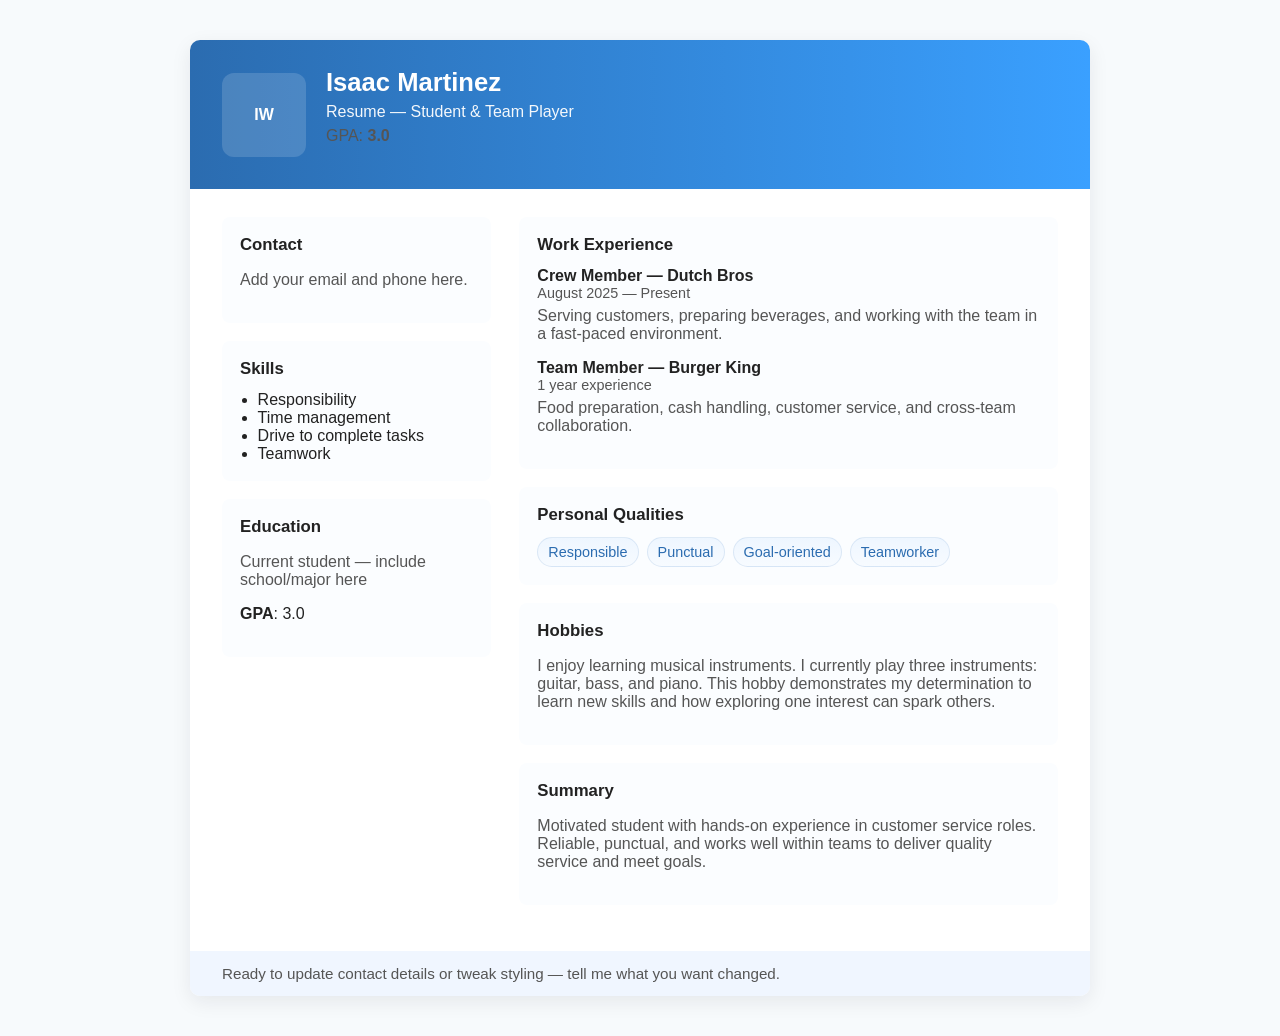
<file: index.html>
<!doctype html>
<html lang="en">
<head>
	<meta charset="utf-8">
	<meta name="viewport" content="width=device-width, initial-scale=1">
	<title>Resume — Isaac W.</title>
	<link rel="stylesheet" href="style.css">
</head>
<body>
	<div class="container">
		<header>
			<div class="avatar">IW</div>
			<div>
				<h1>Isaac Martinez</h1>
				<p class="role">Resume — Student & Team Player</p>
				<p class="muted" style="margin-top:6px">GPA: <strong>3.0</strong></p>
			</div>
		</header>

		<div class="main">
			<aside>
				<div class="card section">
					<h2>Contact</h2>
					<p class="muted">Add your email and phone here.</p>
				</div>

				<div class="card section">
					<h2>Skills</h2>
					<ul>
						<li>Responsibility</li>
						<li>Time management</li>
						<li>Drive to complete tasks</li>
						<li>Teamwork</li>
					</ul>
				</div>

				<div class="card section">
					<h2>Education</h2>
					<p class="muted">Current student — include school/major here</p>
					<p style="margin-top:8px"><strong>GPA</strong>: 3.0</p>
				</div>
			</aside>

			<section>
				<div class="card section">
					<h2>Work Experience</h2>
					<div class="work-item">
						<div class="job-title">Crew Member — Dutch Bros</div>
						<div class="dates">August 2025 — Present</div>
						<p class="muted" style="margin-top:6px">Serving customers, preparing beverages, and working with the team in a fast-paced environment.</p>
					</div>

					<div class="work-item">
						<div class="job-title">Team Member — Burger King</div>
						<div class="dates">1 year experience</div>
						<p class="muted" style="margin-top:6px">Food preparation, cash handling, customer service, and cross-team collaboration.</p>
					</div>
				</div>

				<div class="card section">
					<h2>Personal Qualities</h2>
					<div class="qualities">
						<div class="chip">Responsible</div>
						<div class="chip">Punctual</div>
						<div class="chip">Goal-oriented</div>
						<div class="chip">Teamworker</div>
					</div>
				</div>

				<div class="card section">
					<h2>Hobbies</h2>
					<p class="muted">I enjoy learning musical instruments. I currently play three instruments: guitar, bass, and piano. This hobby demonstrates my determination to learn new skills and how exploring one interest can spark others.</p>
				</div>

				<div class="card section">
					<h2>Summary</h2>
					<p class="muted">Motivated student with hands-on experience in customer service roles. Reliable, punctual, and works well within teams to deliver quality service and meet goals.</p>
				</div>
			</section>
		</div>

		<footer>
			Ready to update contact details or tweak styling — tell me what you want changed.
		</footer>
	</div>
</body>
</html>
</file>
<file: style.css>
﻿:root{--accent:#2b6cb0;--muted:#555;--bg:#f7fafc}
body{font-family:Inter,Segoe UI,Arial,Helvetica,sans-serif;margin:0;background:var(--bg);color:#222}
.container{max-width:900px;margin:40px auto;background:#fff;border-radius:10px;box-shadow:0 6px 20px rgba(20,20,40,0.08);overflow:hidden}
header{display:flex;align-items:center;gap:20px;padding:28px 32px;background:linear-gradient(90deg,var(--accent),#3aa0ff);color:#fff}
.avatar{width:84px;height:84px;border-radius:12px;background:rgba(255,255,255,0.15);display:flex;align-items:center;justify-content:center;font-weight:700}
h1{margin:0;font-size:1.6rem}
p.role{margin:6px 0 0;opacity:0.95}
.main{display:grid;grid-template-columns:1fr 2fr;gap:28px;padding:28px 32px}
.card{background:#fbfdff;border-radius:8px;padding:18px}
h2{margin:0 0 12px;font-size:1.05rem}
ul{margin:0;padding-left:1.1rem}
.muted{color:var(--muted)}
.section{margin-bottom:18px}
.work-item{margin-bottom:12px}
.job-title{font-weight:600}
.dates{font-size:0.9rem;color:var(--muted)}
.qualities{display:flex;flex-wrap:wrap;gap:8px}
.chip{background:linear-gradient(180deg,#eef6ff,#f7fbff);padding:6px 10px;border-radius:999px;font-size:0.9rem;color:var(--accent);border:1px solid rgba(43,108,176,0.12)}
footer{padding:14px 32px;background:#f0f6ff;color:var(--muted);font-size:0.95rem}
@media(max-width:720px){.main{grid-template-columns:1fr;padding:20px}.avatar{width:64px;height:64px}}
</file>
